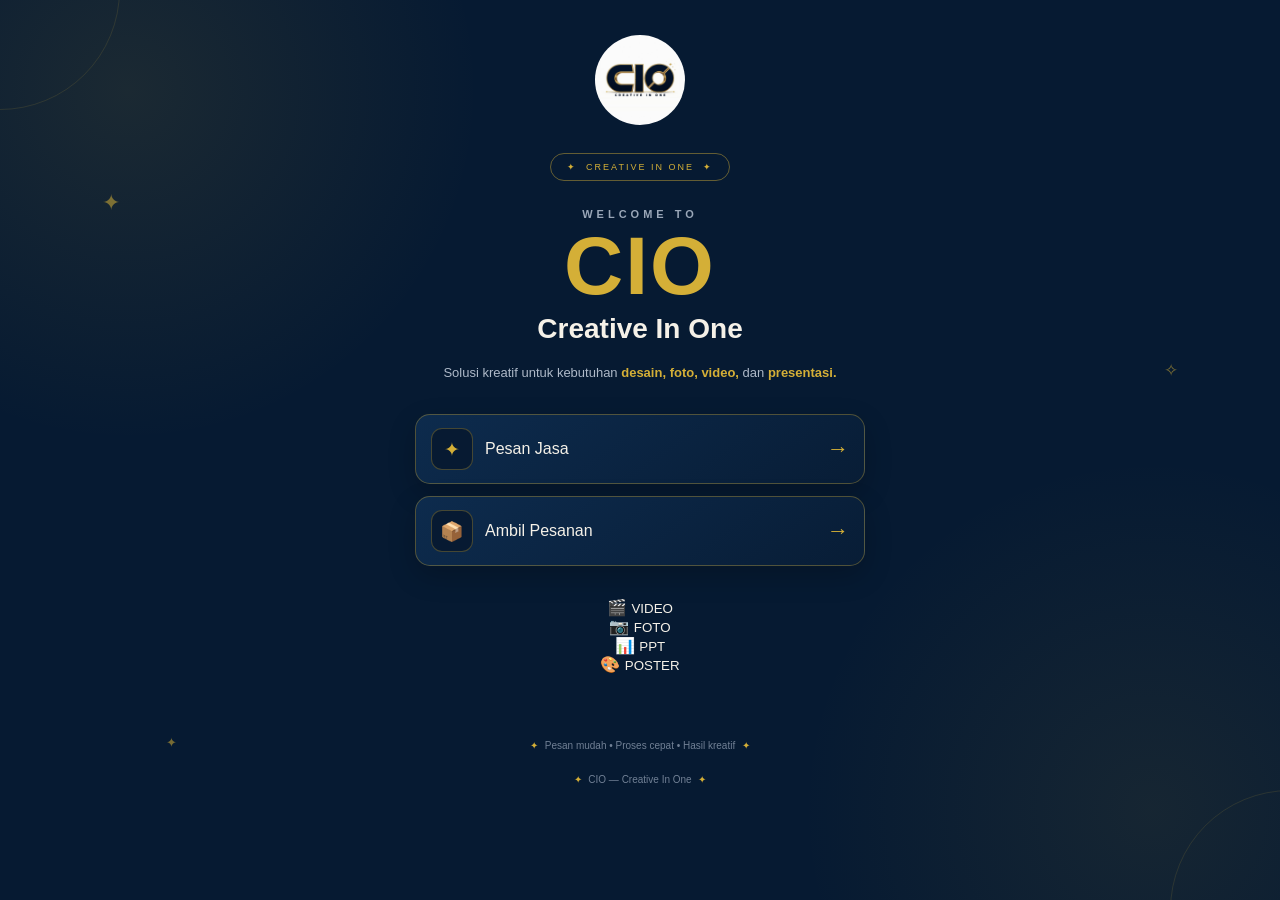
<file: index.html>
<!DOCTYPE html>
<html lang="id">

<head>
    <meta charset="UTF-8">

    <meta
        name="viewport"
        content="width=device-width, initial-scale=1.0"
    >

    <meta
        name="description"
        content="CIO Creative In One — layanan kreatif untuk video, foto, PPT, dan poster."
    >

    <title>CIO — Creative In One</title>

    <link
        rel="stylesheet"
        href="style.css"
    >
</head>

<body>

<div class="page home-page">

    <!-- ORNAMEN -->
    <div class="home-orb home-orb-one"></div>
    <div class="home-orb home-orb-two"></div>

    <div class="home-star home-star-one">✦</div>
    <div class="home-star home-star-two">✧</div>
    <div class="home-star home-star-three">✦</div>


    <!-- HEADER -->
    <header class="header">

        <img
            src="logo-cio.png.jpeg"
            alt="CIO Creative In One"
            class="logo"
        >

    </header>


    <!-- HOME -->
    <main class="home-container">

        <div class="home-badge">
            <span>✦</span>
            CREATIVE IN ONE
            <span>✦</span>
        </div>


        <section class="welcome">

            <p class="welcome-small">
                WELCOME TO
            </p>

            <h1>
                <span>CIO</span>
            </h1>

            <h2>
                Creative In One
            </h2>

            <p class="welcome-description">
                Solusi kreatif untuk kebutuhan
                <strong>desain, foto, video,</strong>
                dan <strong>presentasi.</strong>
            </p>

        </section>


        <!-- BUTTON -->
        <section class="home-buttons">

            <a
                href="pesan.html"
                class="main-button"
            >

                <span class="button-icon">
                    ✦
                </span>

                <span class="button-text">
                    Pesan Jasa
                </span>

                <span class="button-arrow">
                    →
                </span>

            </a>


            <a
                href="ambil.html"
                class="main-button"
            >

                <span class="button-icon">
                    📦
                </span>

                <span class="button-text">
                    Ambil Pesanan
                </span>

                <span class="button-arrow">
                    →
                </span>

            </a>

        </section>


        <!-- LAYANAN -->
        <section class="home-services">

            <div class="service-mini">
                <span>🎬</span>
                <small>VIDEO</small>
            </div>

            <div class="service-mini">
                <span>📷</span>
                <small>FOTO</small>
            </div>

            <div class="service-mini">
                <span>📊</span>
                <small>PPT</small>
            </div>

            <div class="service-mini">
                <span>🎨</span>
                <small>POSTER</small>
            </div>

        </section>

    </main>


    <!-- FOOTER -->
    <footer>

        <span>✦</span>

        Pesan mudah • Proses cepat • Hasil kreatif

        <span>✦</span>

        <br><br>

        <span>✦</span>

        CIO — Creative In One

        <span>✦</span>

    </footer>

</div>

</body>
</html>
</file>
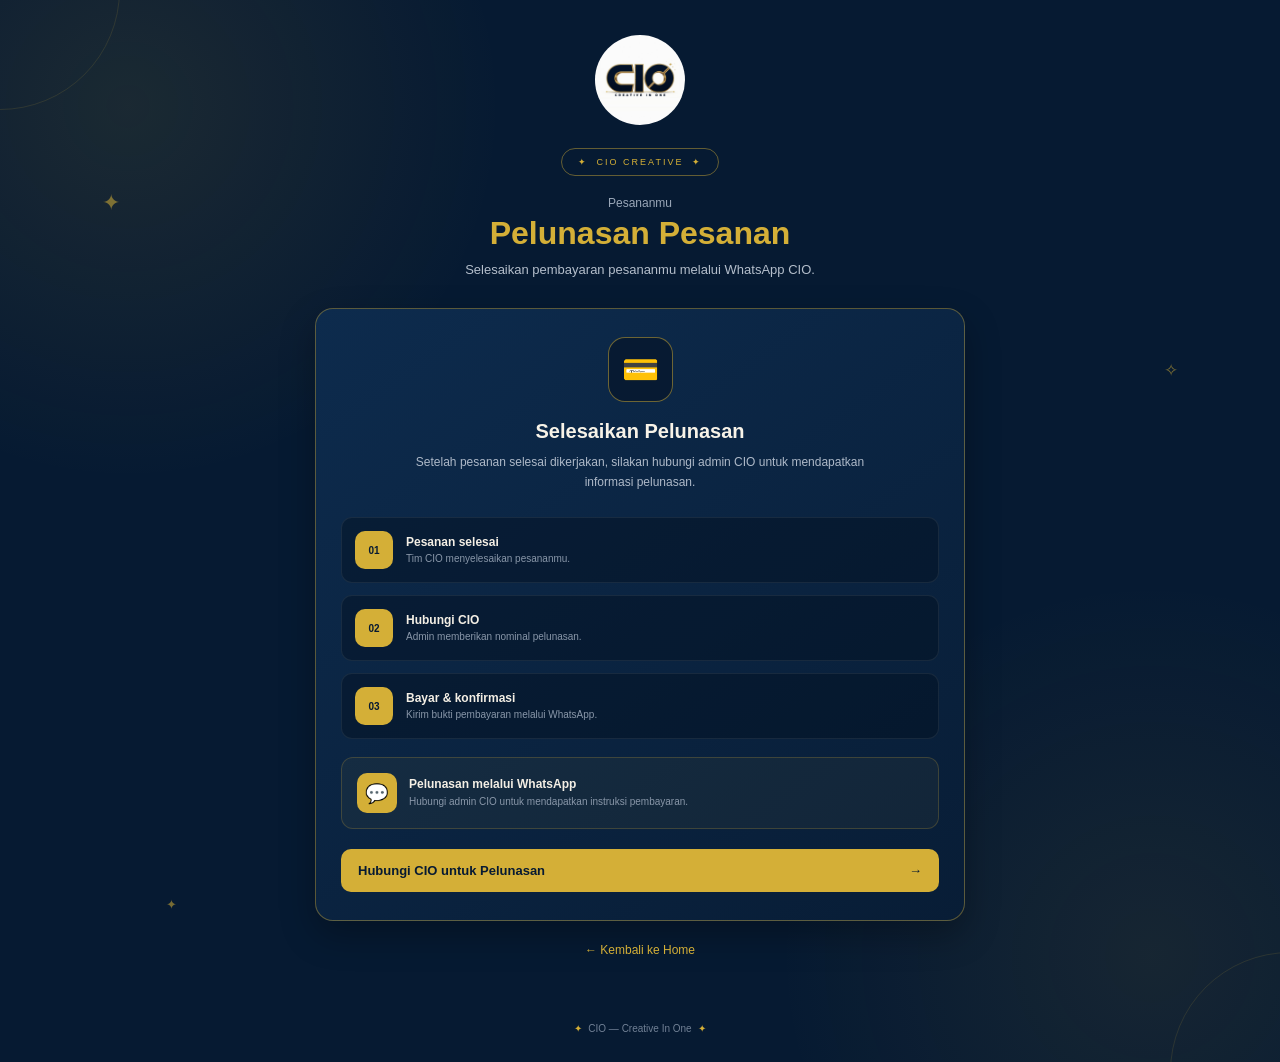
<file: ambil.html>
<!DOCTYPE html>
<html lang="id">

<head>

    <meta charset="UTF-8">

    <meta
        name="viewport"
        content="width=device-width, initial-scale=1.0"
    >

    <title>Pelunasan Pesanan — CIO Creative</title>

    <link
        rel="stylesheet"
        href="style.css"
    >

</head>


<body>

    <div class="page pickup-page">


        <!-- ORNAMEN -->

        <div class="pickup-orb pickup-orb-one"></div>

        <div class="pickup-orb pickup-orb-two"></div>

        <div class="pickup-star pickup-star-one">
            ✦
        </div>

        <div class="pickup-star pickup-star-two">
            ✧
        </div>

        <div class="pickup-star pickup-star-three">
            ✦
        </div>


        <!-- HEADER -->

        <header class="header">

            <img
                src="logo-cio.png.jpeg"
                alt="CIO Creative In One"
                class="logo"
            >

        </header>


        <!-- CONTENT -->

        <main class="pickup-container">


            <div class="pickup-badge">

                <span>✦</span>

                CIO CREATIVE

                <span>✦</span>

            </div>


            <div class="pickup-title">

                <p>
                    Pesananmu
                </p>

                <h1>
                    Pelunasan Pesanan
                </h1>

                <span>
                    Selesaikan pembayaran pesananmu
                    melalui WhatsApp CIO.
                </span>

            </div>


            <!-- CARD -->

            <div class="pickup-card">


                <div class="pickup-icon">
                    💳
                </div>


                <h2>
                    Selesaikan Pelunasan
                </h2>


                <p>
                    Setelah pesanan selesai dikerjakan,
                    silakan hubungi admin CIO untuk
                    mendapatkan informasi pelunasan.
                </p>


                <!-- STEPS -->

                <div class="pickup-steps">


                    <div class="pickup-step">

                        <div class="step-number">
                            01
                        </div>

                        <div>

                            <strong>
                                Pesanan selesai
                            </strong>

                            <span>
                                Tim CIO menyelesaikan pesananmu.
                            </span>

                        </div>

                    </div>


                    <div class="pickup-step">

                        <div class="step-number">
                            02
                        </div>

                        <div>

                            <strong>
                                Hubungi CIO
                            </strong>

                            <span>
                                Admin memberikan nominal pelunasan.
                            </span>

                        </div>

                    </div>


                    <div class="pickup-step">

                        <div class="step-number">
                            03
                        </div>

                        <div>

                            <strong>
                                Bayar & konfirmasi
                            </strong>

                            <span>
                                Kirim bukti pembayaran melalui WhatsApp.
                            </span>

                        </div>

                    </div>


                </div>


                <!-- WHATSAPP -->

                <div class="pickup-wa">


                    <div class="pickup-wa-icon">
                        💬
                    </div>


                    <div>

                        <strong>
                            Pelunasan melalui WhatsApp
                        </strong>

                        <span>
                            Hubungi admin CIO untuk
                            mendapatkan instruksi pembayaran.
                        </span>

                    </div>


                </div>


                <!-- BUTTON -->

                <a
                    href="https://wa.me/6285645045260?text=Halo%20CIO!%20Saya%20ingin%20melakukan%20pelunasan%20pesanan."
                    class="pickup-button"
                    target="_blank"
                >

                    <span>
                        Hubungi CIO untuk Pelunasan
                    </span>

                    <span>
                        →
                    </span>

                </a>


            </div>


            <!-- BACK -->

            <a
                href="index.html"
                class="pickup-back"
            >

                ← Kembali ke Home

            </a>


        </main>


        <!-- FOOTER -->

        <footer>

            <span>✦</span>

            CIO — Creative In One

            <span>✦</span>

        </footer>


    </div>

</body>

</html>
</file>
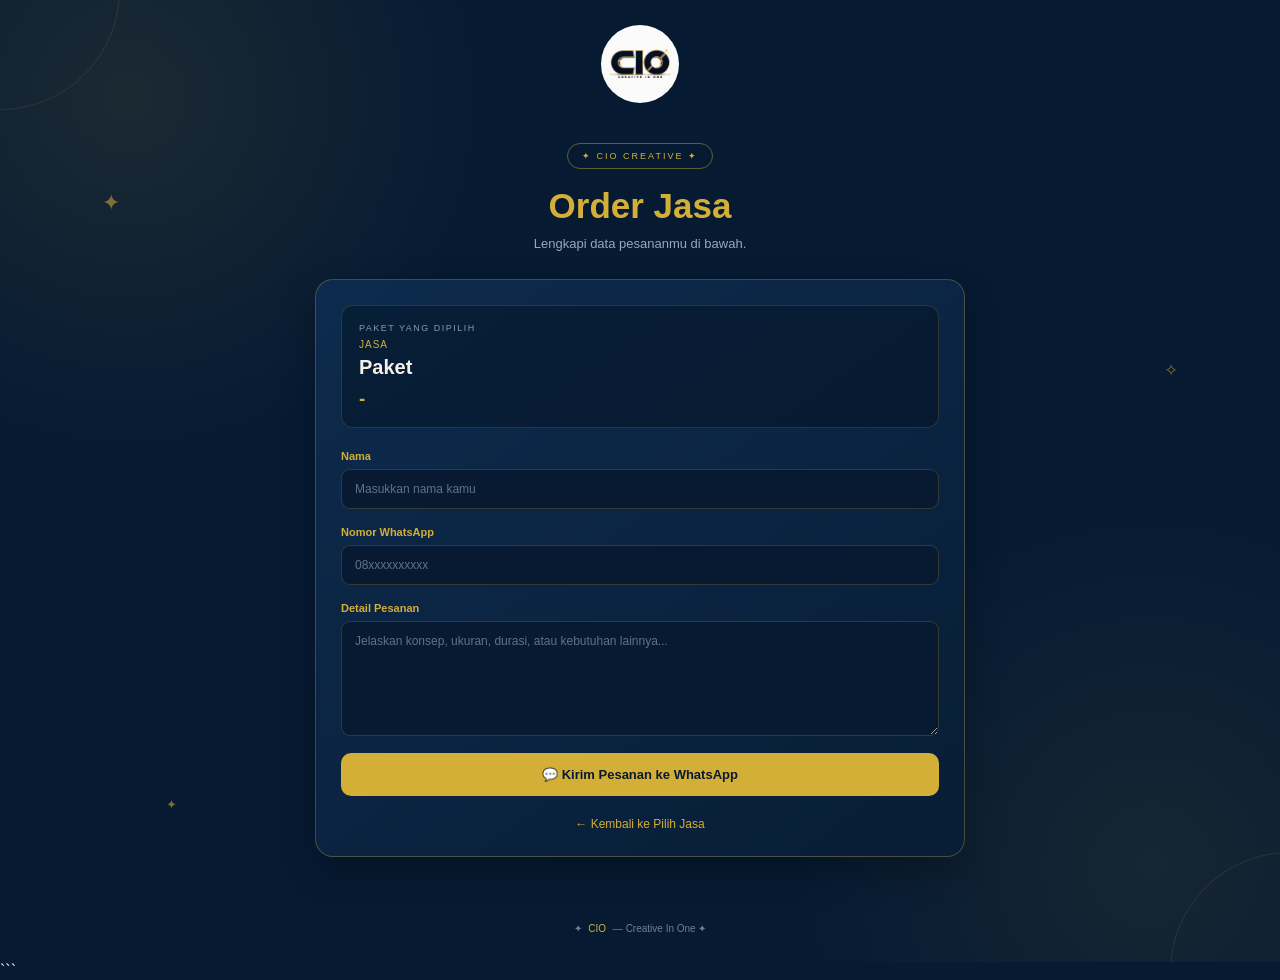
<file: order-form.html>
<!DOCTYPE html>
<html lang="id">
<head>
    <meta charset="UTF-8">
    <meta name="viewport" content="width=device-width, initial-scale=1.0">

    <title>Order — CIO Creative In One</title>

    <style>
        * {
            box-sizing: border-box;
            margin: 0;
            padding: 0;
        }

        html {
            scroll-behavior: smooth;
            overflow-x: hidden;
        }

        body {
            width: 100%;
            min-height: 100vh;
            font-family: Arial, Helvetica, sans-serif;
            background: #061a32;
            color: #f5f1e8;
            overflow-x: hidden;
        }

        .page {
            position: relative;
            width: 100%;
            min-height: 100vh;
            overflow: hidden;

            background:
                radial-gradient(
                    circle at 10% 10%,
                    rgba(212, 175, 55, .10),
                    transparent 25%
                ),
                radial-gradient(
                    circle at 90% 90%,
                    rgba(212, 175, 55, .08),
                    transparent 25%
                ),
                #061a32;
        }

        /* ORNAMEN */

        .orb {
            position: absolute;
            width: 240px;
            height: 240px;
            border: 1px solid rgba(212, 175, 55, .13);
            border-radius: 50%;
            pointer-events: none;
        }

        .orb-one {
            top: -130px;
            left: -120px;
        }

        .orb-two {
            right: -130px;
            bottom: -130px;
        }

        .star {
            position: absolute;
            color: #d4af37;
            opacity: .55;
            pointer-events: none;
        }

        .star-one {
            top: 190px;
            left: 8%;
            font-size: 22px;
        }

        .star-two {
            top: 360px;
            right: 8%;
            font-size: 17px;
        }

        .star-three {
            bottom: 150px;
            left: 13%;
            font-size: 13px;
        }

        /* HEADER */

        .header {
            position: relative;
            z-index: 5;

            display: flex;
            justify-content: center;
            align-items: center;

            padding: 25px 20px 5px;
        }

        .logo {
            display: block;
            width: 78px;
            height: 78px;
            object-fit: contain;
            border-radius: 50%;
        }

        /* CONTAINER */

        .order-container {
            position: relative;
            z-index: 3;

            width: min(92%, 650px);
            margin: 0 auto;
            padding: 15px 0 45px;
        }

        /* TITLE */

        .order-title {
            margin: 20px auto 25px;
            text-align: center;
        }

        .badge {
            display: inline-flex;
            align-items: center;
            justify-content: center;

            padding: 7px 14px;

            border: 1px solid rgba(212, 175, 55, .45);
            border-radius: 50px;

            color: #d4af37;
            font-size: 9px;
            letter-spacing: 2px;
            white-space: nowrap;
        }

        .order-title h1 {
            margin-top: 17px;
            color: #d4af37;
            font-size: clamp(28px, 6vw, 35px);
            line-height: 1.15;
        }

        .order-title p {
            margin-top: 8px;
            color: #9aa7b8;
            font-size: 13px;
            line-height: 1.5;
        }

        /* CARD */

        .order-card {
            width: 100%;
            padding: 25px;

            border: 1px solid rgba(212, 175, 55, .30);
            border-radius: 18px;

            background:
                linear-gradient(
                    145deg,
                    #0d2b4d,
                    #081d36
                );

            box-shadow:
                0 15px 35px rgba(0, 0, 0, .25);
        }

        /* PAKET */

        .selected-package {
            margin-bottom: 22px;
            padding: 17px;

            border: 1px solid rgba(212, 175, 55, .18);
            border-radius: 12px;

            background: rgba(4, 17, 33, .45);
        }

        .selected-package-label {
            display: block;
            margin-bottom: 6px;

            color: #8997a9;
            font-size: 9px;
            letter-spacing: 1.5px;
        }

        .selected-package-service {
            color: #d4af37;
            font-size: 10px;
            text-transform: uppercase;
            letter-spacing: 1px;
        }

        .selected-package h2 {
            margin-top: 5px;

            color: #f5f1e8;
            font-size: 20px;
            line-height: 1.25;

            overflow-wrap: anywhere;
        }

        .selected-package-price {
            display: block;
            margin-top: 8px;

            color: #d4af37;
            font-size: 19px;
            font-weight: 700;
        }

        /* FORM */

        .form-group {
            margin-bottom: 17px;
        }

        .form-group label {
            display: block;
            margin-bottom: 7px;

            color: #d4af37;
            font-size: 11px;
            font-weight: 700;
        }

        .form-group input,
        .form-group textarea {
            display: block;

            width: 100%;
            max-width: 100%;

            padding: 12px 13px;

            border: 1px solid rgba(212, 175, 55, .22);
            border-radius: 9px;

            outline: none;

            background: #071a32;
            color: #f5f1e8;

            font-family: inherit;
            font-size: 12px;
        }

        .form-group input::placeholder,
        .form-group textarea::placeholder {
            color: #627186;
        }

        .form-group input:focus,
        .form-group textarea:focus {
            border-color: #d4af37;
        }

        .form-group textarea {
            min-height: 115px;
            resize: vertical;
        }

        /* BUTTON */

        .whatsapp-button {
            display: flex;
            align-items: center;
            justify-content: center;

            width: 100%;
            margin-top: 10px;
            padding: 14px;

            border: none;
            border-radius: 10px;

            background: #d4af37;
            color: #071a32;

            font-size: 13px;
            font-weight: 700;

            cursor: pointer;
            transition: .25s ease;
        }

        .whatsapp-button:hover {
            background: #e4c65a;
            transform: translateY(-2px);
        }

        /* BACK */

        .back-button {
            display: block;

            width: fit-content;
            max-width: 100%;

            margin: 21px auto 0;

            color: #d4af37;
            font-size: 12px;
            text-decoration: none;

            overflow-wrap: anywhere;
        }

        /* FOOTER */

        footer {
            position: relative;
            z-index: 5;

            padding: 18px 15px 25px;

            color: #718095;
            font-size: 10px;

            text-align: center;
            line-height: 1.7;
        }

        footer span {
            margin: 0 4px;
            color: #d4af37;
        }

        /* MOBILE */

        @media (max-width: 600px) {

            .header {
                padding-top: 18px;
            }

            .logo {
                width: 68px;
                height: 68px;
            }

            .order-container {
                width: 90%;
                padding-top: 8px;
            }

            .order-title {
                margin-top: 18px;
            }

            .order-title h1 {
                font-size: 27px;
            }

            .order-title p {
                font-size: 12px;
            }

            .order-card {
                padding: 20px 15px;
                border-radius: 15px;
            }

            .selected-package {
                padding: 14px;
            }

            .selected-package h2 {
                font-size: 18px;
            }

            .selected-package-price {
                font-size: 17px;
            }

            .form-group input,
            .form-group textarea {
                font-size: 12px;
            }

            .whatsapp-button {
                padding: 14px 10px;
                font-size: 12px;
            }
        }

        /* HP KECIL */

        @media (max-width: 380px) {

            .order-container {
                width: 92%;
            }

            .order-title h1 {
                font-size: 25px;
            }

            .order-card {
                padding: 17px 13px;
            }

            .selected-package h2 {
                font-size: 17px;
            }
        }

        @media (hover: none) {

            .whatsapp-button:hover {
                transform: none;
            }
        }
    </style>
</head>

<body>

<div class="page">

    <!-- ORNAMEN -->

    <div class="orb orb-one"></div>
    <div class="orb orb-two"></div>

    <div class="star star-one">✦</div>
    <div class="star star-two">✧</div>
    <div class="star star-three">✦</div>


    <!-- HEADER -->

    <header class="header">

        <a href="index.html">
            <img
                src="logo-cio.png.jpeg"
                alt="CIO Creative In One"
                class="logo"
            >
        </a>

    </header>


    <!-- ORDER -->

    <main class="order-container">

        <div class="order-title">

            <div class="badge">
                ✦ CIO CREATIVE ✦
            </div>

            <h1>Order Jasa</h1>

            <p>
                Lengkapi data pesananmu di bawah.
            </p>

        </div>


        <section class="order-card">

            <!-- PAKET YANG DIPILIH -->

            <div class="selected-package">

                <span class="selected-package-label">
                    PAKET YANG DIPILIH
                </span>

                <div
                    class="selected-package-service"
                    id="serviceName"
                >
                    JASA
                </div>

                <h2 id="packageName">
                    Memuat paket...
                </h2>

                <strong
                    class="selected-package-price"
                    id="packagePrice"
                >
                    -
                </strong>

            </div>


            <!-- FORM -->

            <form id="orderForm">

                <div class="form-group">

                    <label for="nama">
                        Nama
                    </label>

                    <input
                        type="text"
                        id="nama"
                        placeholder="Masukkan nama kamu"
                        required
                    >

                </div>


                <div class="form-group">

                    <label for="whatsapp">
                        Nomor WhatsApp
                    </label>

                    <input
                        type="tel"
                        id="whatsapp"
                        placeholder="08xxxxxxxxxx"
                        required
                    >

                </div>


                <div class="form-group">

                    <label for="catatan">
                        Detail Pesanan
                    </label>

                    <textarea
                        id="catatan"
                        placeholder="Jelaskan konsep, ukuran, durasi, atau kebutuhan lainnya..."
                        required
                    ></textarea>

                </div>


                <button
                    type="submit"
                    class="whatsapp-button"
                >
                    💬 Kirim Pesanan ke WhatsApp
                </button>

            </form>


            <a
                href="pesan.html"
                class="back-button"
            >
                ← Kembali ke Pilih Jasa
            </a>

        </section>

    </main>


    <!-- FOOTER -->

    <footer>
        ✦ <span>CIO</span> — Creative In One ✦
    </footer>

</div>


<script>

    /* =========================================
       BACA DATA DARI LINK
    ========================================= */

    const params = new URLSearchParams(
        window.location.search
    );

    const jasa =
        params.get("jasa") || "Jasa";

    const paket =
        params.get("paket") || "Paket";

    const harga =
        params.get("harga") || "-";


    /* =========================================
       TAMPILKAN DATA PAKET
    ========================================= */

    document.getElementById("serviceName")
        .textContent = jasa;

    document.getElementById("packageName")
        .textContent = paket;

    document.getElementById("packagePrice")
        .textContent = harga;


    /* =========================================
       FORM → WHATSAPP CEO
    ========================================= */

    document.getElementById("orderForm")
        .addEventListener("submit", function(event) {

            event.preventDefault();


            const nama =
                document.getElementById("nama")
                    .value
                    .trim();


            const whatsapp =
                document.getElementById("whatsapp")
                    .value
                    .trim();


            const catatan =
                document.getElementById("catatan")
                    .value
                    .trim();


            /* =====================================
               NOMOR WHATSAPP CEO CIO
               +62 856-4504-5260
               ===================================== */

            const nomorCIO = "6285645045260";


            /* =====================================
               PESAN OTOMATIS
               ===================================== */

            const pesan =
`Halo CIO Creative In One 👋

Saya ingin memesan jasa:

Jasa: ${jasa}
Paket: ${paket}
Harga: ${harga}

Nama: ${nama}
Nomor WhatsApp: ${whatsapp}

Detail Pesanan:
${catatan}

Terima kasih 🙏`;


            /* =====================================
               LINK WHATSAPP
               ===================================== */

            const whatsappURL =
                "https://wa.me/" +
                nomorCIO +
                "?text=" +
                encodeURIComponent(pesan);


            /* =====================================
               LANGSUNG BUKA WHATSAPP
               ===================================== */

            window.location.href = whatsappURL;

        });

</script>

</body>
</html>
```
</file>
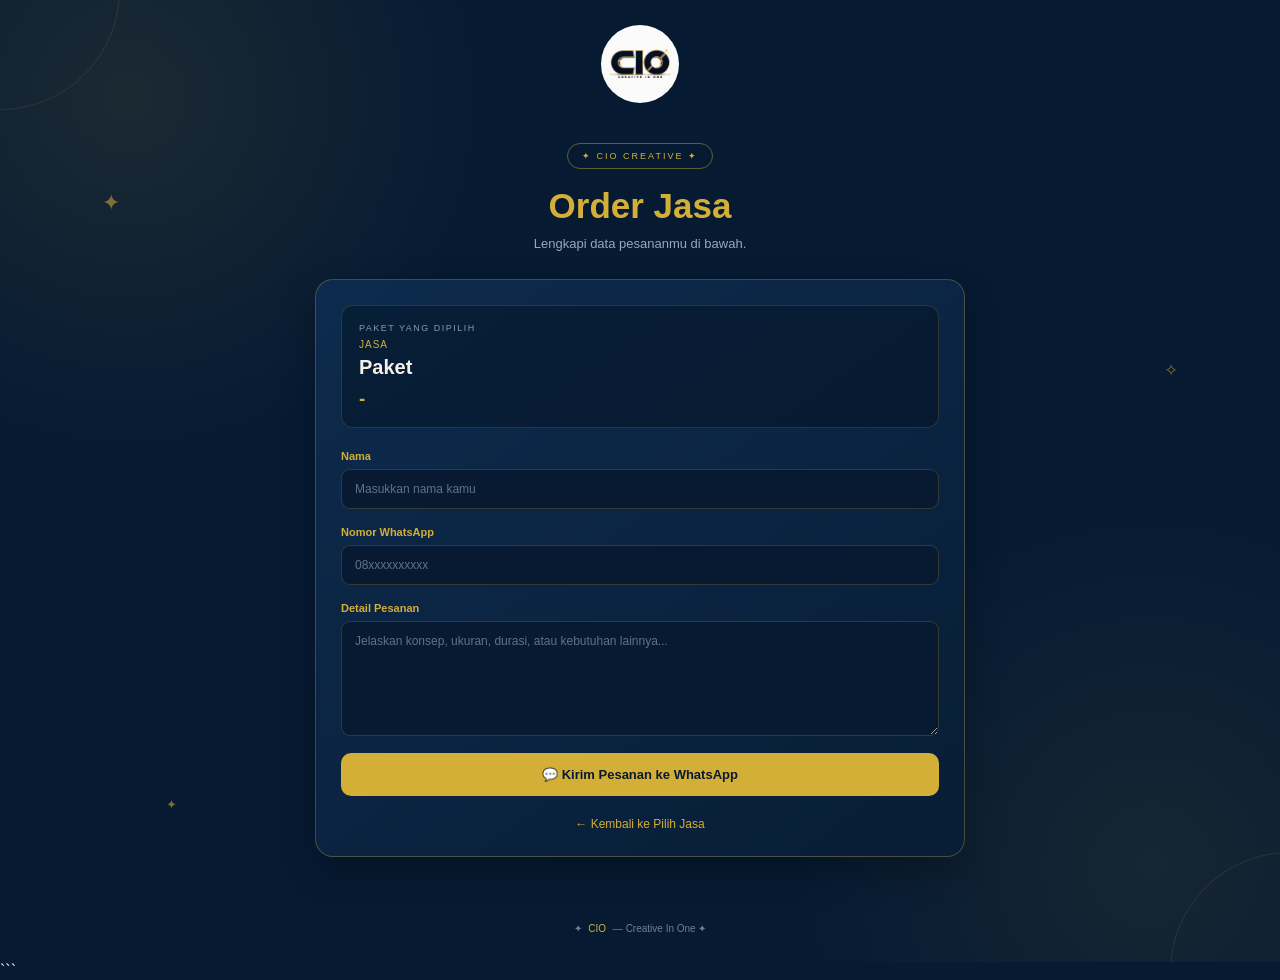
<file: order.html>
<!DOCTYPE html>
<html lang="id">
<head>
<meta charset="UTF-8">
<meta name="viewport" content="width=device-width, initial-scale=1.0">

<title>Order — CIO Creative In One</title>

<style>
*{
    box-sizing:border-box;
    margin:0;
    padding:0;
}

html{
    scroll-behavior:smooth;
    overflow-x:hidden;
}

body{
    width:100%;
    min-height:100vh;
    font-family:Arial,Helvetica,sans-serif;
    background:#061a32;
    color:#f5f1e8;
    overflow-x:hidden;
}

.page{
    position:relative;
    min-height:100vh;
    width:100%;
    overflow:hidden;

    background:
        radial-gradient(
            circle at 10% 10%,
            rgba(212,175,55,.10),
            transparent 25%
        ),
        radial-gradient(
            circle at 90% 90%,
            rgba(212,175,55,.08),
            transparent 25%
        ),
        #061a32;
}

/* ORNAMEN */

.orb{
    position:absolute;
    width:240px;
    height:240px;
    border:1px solid rgba(212,175,55,.13);
    border-radius:50%;
    pointer-events:none;
}

.orb-one{
    top:-130px;
    left:-120px;
}

.orb-two{
    right:-130px;
    bottom:-130px;
}

.star{
    position:absolute;
    color:#d4af37;
    opacity:.55;
    pointer-events:none;
}

.star-one{
    top:190px;
    left:8%;
    font-size:22px;
}

.star-two{
    top:360px;
    right:8%;
    font-size:17px;
}

.star-three{
    bottom:150px;
    left:13%;
    font-size:13px;
}

/* HEADER */

.header{
    position:relative;
    z-index:5;

    display:flex;
    justify-content:center;
    align-items:center;

    padding:25px 20px 5px;
}

.logo{
    display:block;
    width:78px;
    height:78px;
    object-fit:contain;
    border-radius:50%;
}

/* CONTAINER */

.order-container{
    position:relative;
    z-index:3;

    width:min(92%,650px);
    margin:0 auto;

    padding:15px 0 45px;
}

/* TITLE */

.order-title{
    margin:20px auto 25px;
    text-align:center;
}

.badge{
    display:inline-flex;
    align-items:center;
    justify-content:center;

    padding:7px 14px;

    border:1px solid rgba(212,175,55,.45);
    border-radius:50px;

    color:#d4af37;

    font-size:9px;
    letter-spacing:2px;
    white-space:nowrap;
}

.order-title h1{
    margin-top:17px;

    color:#d4af37;

    font-size:clamp(28px,6vw,35px);
    line-height:1.15;
}

.order-title p{
    margin-top:8px;

    color:#9aa7b8;

    font-size:13px;
    line-height:1.5;
}

/* CARD */

.order-card{
    width:100%;

    padding:25px;

    border:1px solid rgba(212,175,55,.30);
    border-radius:18px;

    background:
        linear-gradient(
            145deg,
            #0d2b4d,
            #081d36
        );

    box-shadow:
        0 15px 35px rgba(0,0,0,.25);
}

/* PACKAGE */

.selected-package{
    margin-bottom:22px;
    padding:17px;

    border:1px solid rgba(212,175,55,.18);
    border-radius:12px;

    background:rgba(4,17,33,.45);
}

.selected-package-label{
    display:block;
    margin-bottom:6px;

    color:#8997a9;

    font-size:9px;
    letter-spacing:1.5px;
}

.selected-package-service{
    color:#d4af37;

    font-size:10px;
    text-transform:uppercase;
    letter-spacing:1px;
}

.selected-package h2{
    margin-top:5px;

    color:#f5f1e8;

    font-size:20px;
    line-height:1.25;

    overflow-wrap:anywhere;
}

.selected-package-price{
    display:block;

    margin-top:8px;

    color:#d4af37;

    font-size:19px;
    font-weight:700;
}

/* FORM */

.form-group{
    margin-bottom:17px;
}

.form-group label{
    display:block;

    margin-bottom:7px;

    color:#d4af37;

    font-size:11px;
    font-weight:700;
}

.form-group input,
.form-group textarea{
    display:block;

    width:100%;
    max-width:100%;

    padding:12px 13px;

    border:1px solid rgba(212,175,55,.22);
    border-radius:9px;

    outline:none;

    background:#071a32;
    color:#f5f1e8;

    font-family:inherit;
    font-size:12px;
}

.form-group input::placeholder,
.form-group textarea::placeholder{
    color:#627186;
}

.form-group input:focus,
.form-group textarea:focus{
    border-color:#d4af37;
}

.form-group textarea{
    min-height:115px;
    resize:vertical;
}

/* BUTTON */

.whatsapp-button{
    display:flex;
    align-items:center;
    justify-content:center;

    width:100%;

    margin-top:10px;
    padding:14px;

    border:none;
    border-radius:10px;

    background:#d4af37;
    color:#071a32;

    font-size:13px;
    font-weight:700;

    cursor:pointer;

    transition:.25s ease;
}

.whatsapp-button:hover{
    background:#e4c65a;
    transform:translateY(-2px);
}

/* BACK */

.back-button{
    display:block;

    width:fit-content;
    max-width:100%;

    margin:21px auto 0;

    color:#d4af37;

    font-size:12px;
    text-decoration:none;

    overflow-wrap:anywhere;
}

/* FOOTER */

footer{
    position:relative;
    z-index:5;

    padding:18px 15px 25px;

    color:#718095;

    font-size:10px;
    text-align:center;
    line-height:1.7;
}

footer span{
    margin:0 4px;
    color:#d4af37;
}

/* MOBILE */

@media(max-width:600px){

    .header{
        padding-top:18px;
    }

    .logo{
        width:68px;
        height:68px;
    }

    .order-container{
        width:90%;
        padding-top:8px;
    }

    .order-title{
        margin-top:18px;
    }

    .order-title h1{
        font-size:27px;
    }

    .order-title p{
        font-size:12px;
    }

    .order-card{
        padding:20px 15px;
        border-radius:15px;
    }

    .selected-package{
        padding:14px;
    }

    .selected-package h2{
        font-size:18px;
    }

    .selected-package-price{
        font-size:17px;
    }

    .form-group input,
    .form-group textarea{
        font-size:12px;
    }

    .whatsapp-button{
        padding:14px 10px;
        font-size:12px;
    }
}

/* HP KECIL */

@media(max-width:380px){

    .order-container{
        width:92%;
    }

    .order-title h1{
        font-size:25px;
    }

    .order-card{
        padding:17px 13px;
    }

    .selected-package h2{
        font-size:17px;
    }
}
</style>
</head>

<body>

<div class="page">

    <!-- ORNAMEN -->
    <div class="orb orb-one"></div>
    <div class="orb orb-two"></div>

    <div class="star star-one">✦</div>
    <div class="star star-two">✧</div>
    <div class="star star-three">✦</div>


    <!-- HEADER -->
    <header class="header">

        <a href="index.html">

            <img
                src="logo-cio.png.jpeg"
                alt="CIO Creative In One"
                class="logo"
            >

        </a>

    </header>


    <!-- ORDER -->
    <main class="order-container">

        <div class="order-title">

            <div class="badge">
                ✦ CIO CREATIVE ✦
            </div>

            <h1>Order Jasa</h1>

            <p>
                Lengkapi data pesananmu di bawah.
            </p>

        </div>


        <section class="order-card">

            <!-- PAKET YANG DIPILIH -->

            <div class="selected-package">

                <span class="selected-package-label">
                    PAKET YANG DIPILIH
                </span>

                <div
                    class="selected-package-service"
                    id="serviceName"
                >
                    JASA
                </div>

                <h2 id="packageName">
                    Memuat paket...
                </h2>

                <strong
                    class="selected-package-price"
                    id="packagePrice"
                >
                    -
                </strong>

            </div>


            <!-- FORM -->

            <form id="orderForm">

                <div class="form-group">

                    <label for="nama">
                        Nama
                    </label>

                    <input
                        type="text"
                        id="nama"
                        placeholder="Masukkan nama kamu"
                        required
                    >

                </div>


                <div class="form-group">

                    <label for="whatsapp">
                        Nomor WhatsApp
                    </label>

                    <input
                        type="tel"
                        id="whatsapp"
                        placeholder="08xxxxxxxxxx"
                        required
                    >

                </div>


                <div class="form-group">

                    <label for="catatan">
                        Detail Pesanan
                    </label>

                    <textarea
                        id="catatan"
                        placeholder="Jelaskan konsep, ukuran, durasi, atau kebutuhan lainnya..."
                        required
                    ></textarea>

                </div>


                <button
                    type="submit"
                    class="whatsapp-button"
                >
                    💬 Kirim Pesanan ke WhatsApp
                </button>

            </form>


            <a
                href="pesan.html"
                class="back-button"
            >
                ← Kembali ke Pilih Jasa
            </a>

        </section>

    </main>


    <!-- FOOTER -->

    <footer>
        ✦ <span>CIO</span> — Creative In One ✦
    </footer>

</div>


<script>

/* =========================================
   AMBIL DATA PAKET DARI URL
========================================= */

const params = new URLSearchParams(
    window.location.search
);

const jasa =
    params.get("jasa") || "Jasa";

const paket =
    params.get("paket") || "Paket";

const harga =
    params.get("harga") || "-";


/* =========================================
   TAMPILKAN DATA
========================================= */

document.getElementById("serviceName").textContent = jasa;

document.getElementById("packageName").textContent = paket;

document.getElementById("packagePrice").textContent = harga;


/* =========================================
   NOMOR WHATSAPP CEO CIO
========================================= */

const nomorCIO = "6285645045260";


/* =========================================
   FORM → WHATSAPP CEO
========================================= */

document
.getElementById("orderForm")
.addEventListener("submit", function(event){

    event.preventDefault();


    const nama =
        document
        .getElementById("nama")
        .value
        .trim();


    const whatsapp =
        document
        .getElementById("whatsapp")
        .value
        .trim();


    const catatan =
        document
        .getElementById("catatan")
        .value
        .trim();


    const pesan =
`Halo CIO Creative In One 👋

Saya ingin memesan jasa:

Jasa: ${jasa}
Paket: ${paket}
Harga: ${harga}

Nama: ${nama}
Nomor WhatsApp: ${whatsapp}

Detail Pesanan:
${catatan}

Mohon informasi selanjutnya. Terima kasih 🙏`;


    const whatsappURL =
        "https://wa.me/" +
        nomorCIO +
        "?text=" +
        encodeURIComponent(pesan);


    window.location.href = whatsappURL;

});

</script>

</body>
</html>
```
</file>
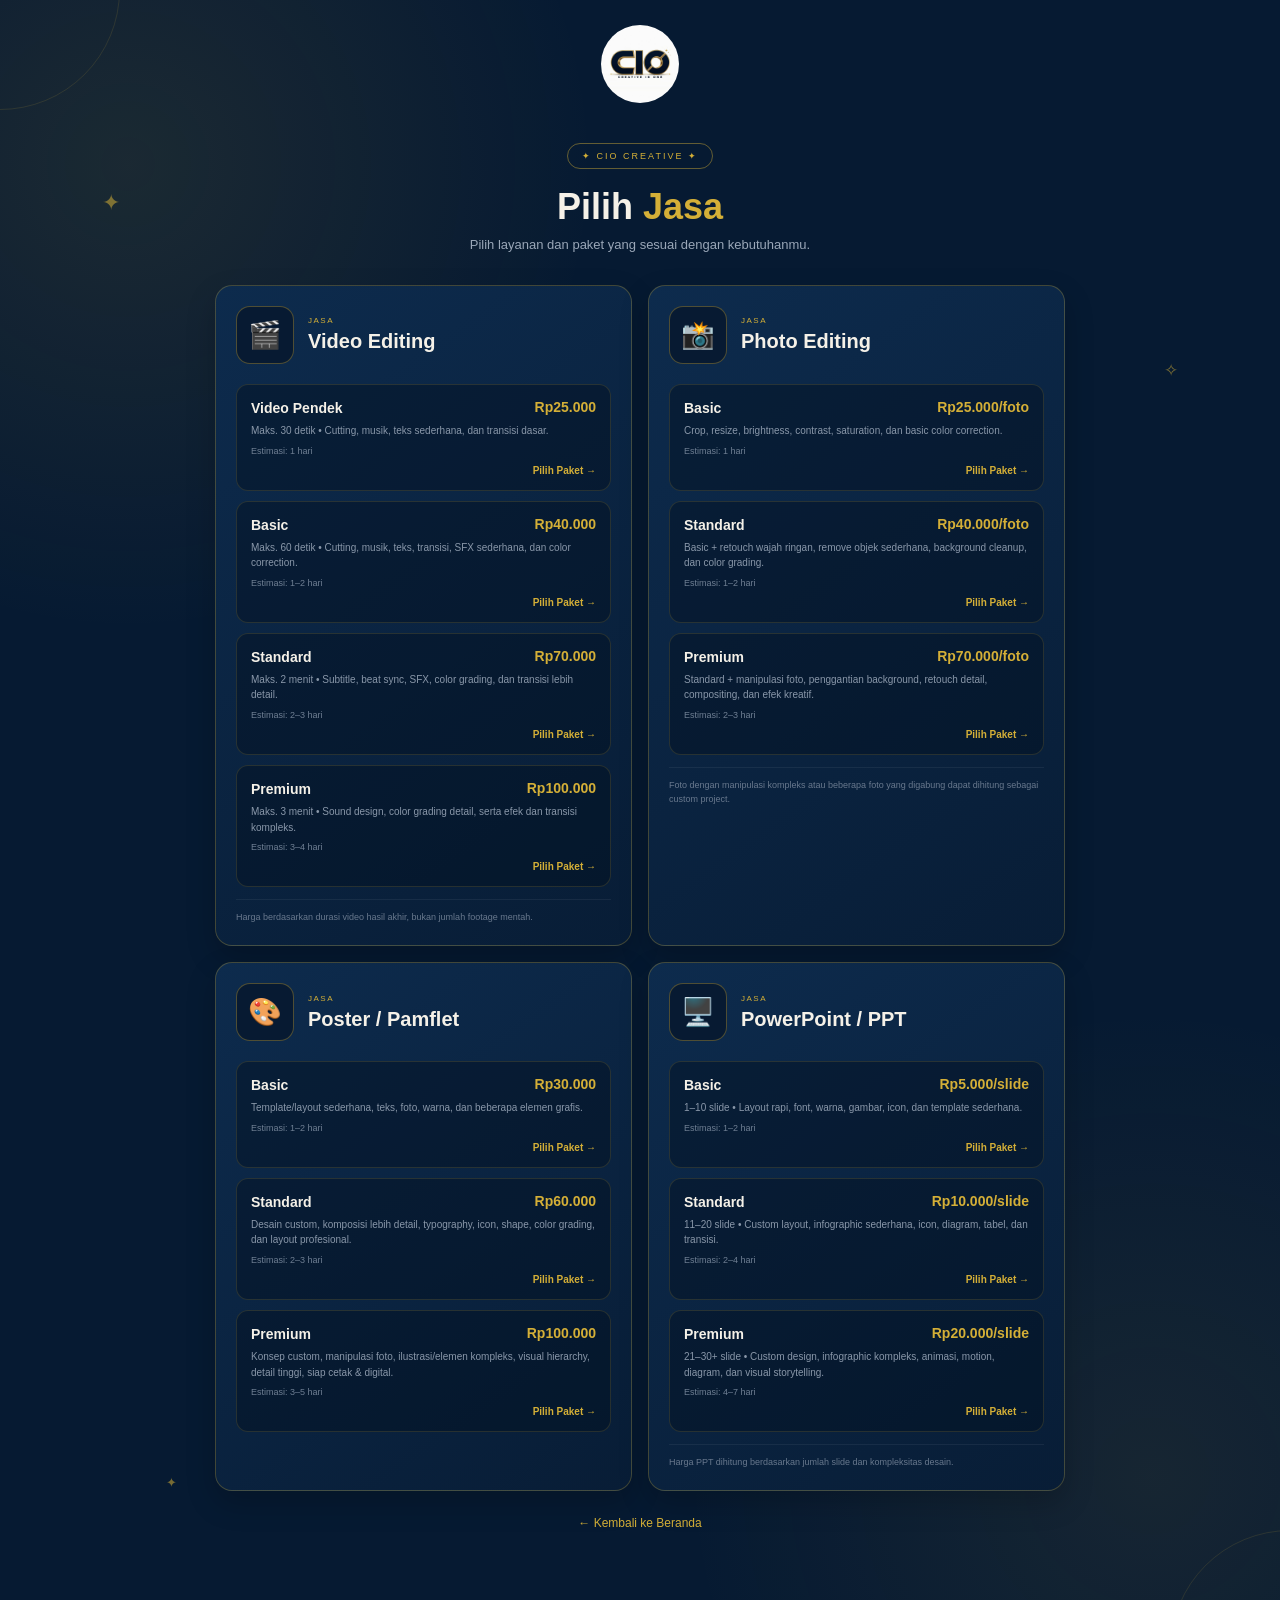
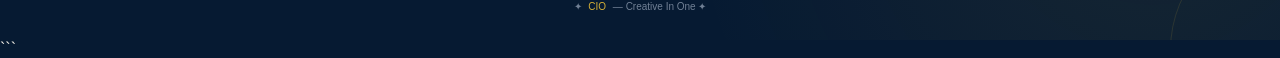
<file: pesan.html>
<!DOCTYPE html>
<html lang="id">
<head>
    <meta charset="UTF-8">
    <meta name="viewport" content="width=device-width, initial-scale=1.0">

    <title>Pilih Jasa — CIO Creative In One</title>

    <style>
        * {
            box-sizing: border-box;
            margin: 0;
            padding: 0;
        }

        html {
            scroll-behavior: smooth;
            overflow-x: hidden;
        }

        body {
            width: 100%;
            min-height: 100vh;

            font-family: Arial, Helvetica, sans-serif;

            background: #061a32;
            color: #f5f1e8;

            overflow-x: hidden;
        }

        /* =========================================
           PAGE
        ========================================= */

        .page {
            position: relative;

            width: 100%;
            min-height: 100vh;

            overflow: hidden;

            background:
                radial-gradient(
                    circle at 10% 10%,
                    rgba(212, 175, 55, .10),
                    transparent 25%
                ),
                radial-gradient(
                    circle at 90% 90%,
                    rgba(212, 175, 55, .08),
                    transparent 25%
                ),
                #061a32;
        }

        /* =========================================
           ORNAMEN
        ========================================= */

        .orb {
            position: absolute;

            width: 240px;
            height: 240px;

            border: 1px solid rgba(212, 175, 55, .13);

            border-radius: 50%;

            pointer-events: none;
        }

        .orb-one {
            top: -130px;
            left: -120px;
        }

        .orb-two {
            right: -130px;
            bottom: -130px;
        }

        .star {
            position: absolute;

            color: #d4af37;

            opacity: .55;

            pointer-events: none;
        }

        .star-one {
            top: 190px;
            left: 8%;

            font-size: 22px;
        }

        .star-two {
            top: 360px;
            right: 8%;

            font-size: 17px;
        }

        .star-three {
            bottom: 150px;
            left: 13%;

            font-size: 13px;
        }

        /* =========================================
           HEADER
        ========================================= */

        .header {
            position: relative;
            z-index: 5;

            display: flex;
            justify-content: center;
            align-items: center;

            padding: 25px 20px 5px;
        }

        .logo {
            display: block;

            width: 78px;
            height: 78px;

            object-fit: contain;

            border-radius: 50%;
        }

        /* =========================================
           CONTAINER
        ========================================= */

        .service-container {
            position: relative;

            z-index: 3;

            width: min(92%, 850px);

            margin: 0 auto;

            padding: 15px 0 50px;
        }

        /* =========================================
           TITLE
        ========================================= */

        .service-title {
            margin: 20px auto 30px;

            text-align: center;
        }

        .badge {
            display: inline-flex;

            align-items: center;
            justify-content: center;

            padding: 7px 14px;

            border: 1px solid rgba(212, 175, 55, .45);

            border-radius: 50px;

            color: #d4af37;

            font-size: 9px;

            letter-spacing: 2px;

            white-space: nowrap;
        }

        .service-title h1 {
            margin-top: 17px;

            color: #f5f1e8;

            font-size: clamp(28px, 5vw, 36px);

            line-height: 1.15;
        }

        .service-title h1 span {
            color: #d4af37;
        }

        .service-title p {
            margin-top: 8px;

            color: #9aa7b8;

            font-size: 13px;

            line-height: 1.5;
        }

        /* =========================================
           SERVICE GRID
        ========================================= */

        .service-grid {
            display: grid;

            grid-template-columns: repeat(2, 1fr);

            gap: 16px;
        }

        /* =========================================
           SERVICE CARD
        ========================================= */

        .service-card {
            position: relative;

            display: flex;

            flex-direction: column;

            width: 100%;

            min-width: 0;

            padding: 20px;

            border: 1px solid rgba(212, 175, 55, .28);

            border-radius: 17px;

            background:
                linear-gradient(
                    145deg,
                    #0d2b4d,
                    #081d36
                );

            box-shadow:
                0 12px 30px rgba(0, 0, 0, .20);

            overflow: hidden;
        }

        /* =========================================
           SERVICE HEADER
        ========================================= */

        .service-head {
            display: flex;

            align-items: center;

            gap: 14px;

            margin-bottom: 20px;
        }

        .service-icon {
            display: flex;

            align-items: center;
            justify-content: center;

            flex-shrink: 0;

            width: 58px;
            height: 58px;

            border-radius: 14px;

            background: #071a32;

            border: 1px solid rgba(212, 175, 55, .35);

            font-size: 27px;
        }

        .service-head-text {
            min-width: 0;
        }

        .service-label {
            display: block;

            margin-bottom: 4px;

            color: #d4af37;

            font-size: 8px;

            letter-spacing: 1.5px;
        }

        .service-card h2 {
            color: #f5f1e8;

            font-size: 20px;

            line-height: 1.2;
        }

        /* =========================================
           PACKAGE
        ========================================= */

        .package-list {
            display: flex;

            flex-direction: column;

            gap: 10px;
        }

        .package {
            display: block;

            width: 100%;

            padding: 14px;

            border: 1px solid rgba(212, 175, 55, .16);

            border-radius: 12px;

            background: rgba(4, 17, 33, .45);

            color: inherit;

            text-decoration: none;

            transition:
                transform .22s ease,
                border-color .22s ease,
                background .22s ease;
        }

        .package:hover {
            transform: translateY(-2px);

            border-color: rgba(212, 175, 55, .65);

            background: rgba(13, 43, 77, .75);
        }

        .package-top {
            display: flex;

            align-items: flex-start;

            justify-content: space-between;

            gap: 12px;
        }

        .package-name {
            min-width: 0;

            color: #f5f1e8;

            font-size: 14px;

            font-weight: 700;

            line-height: 1.3;

            overflow-wrap: anywhere;
        }

        .package-price {
            flex-shrink: 0;

            color: #d4af37;

            font-size: 14px;

            font-weight: 700;

            text-align: right;

            white-space: nowrap;
        }

        .package-desc {
            margin-top: 6px;

            color: #8997a9;

            font-size: 10px;

            line-height: 1.55;
        }

        .package-estimate {
            display: block;

            margin-top: 7px;

            color: #6f7f93;

            font-size: 9px;
        }

        .package-arrow {
            display: block;

            margin-top: 9px;

            color: #d4af37;

            font-size: 10px;

            font-weight: 700;

            text-align: right;
        }

        /* =========================================
           NOTE
        ========================================= */

        .service-note {
            margin-top: 12px;

            padding-top: 11px;

            border-top: 1px solid rgba(255, 255, 255, .06);

            color: #68788d;

            font-size: 9px;

            line-height: 1.55;
        }

        /* =========================================
           BACK
        ========================================= */

        .back-button {
            display: block;

            width: fit-content;

            margin: 25px auto 0;

            color: #d4af37;

            font-size: 12px;

            text-decoration: none;
        }

        /* =========================================
           FOOTER
        ========================================= */

        footer {
            position: relative;

            z-index: 5;

            padding: 18px 15px 25px;

            color: #718095;

            font-size: 10px;

            text-align: center;

            line-height: 1.7;
        }

        footer span {
            margin: 0 4px;

            color: #d4af37;
        }

        /* =========================================
           TABLET
        ========================================= */

        @media (max-width: 800px) {

            .service-container {
                width: 90%;
            }

            .service-grid {
                grid-template-columns: 1fr;
            }
        }

        /* =========================================
           MOBILE
        ========================================= */

        @media (max-width: 600px) {

            .header {
                padding-top: 18px;
            }

            .logo {
                width: 68px;
                height: 68px;
            }

            .service-container {
                width: 90%;

                padding-top: 8px;
            }

            .service-title {
                margin-top: 18px;

                margin-bottom: 23px;
            }

            .service-title h1 {
                font-size: 28px;
            }

            .service-title p {
                font-size: 12px;
            }

            .service-grid {
                gap: 12px;
            }

            .service-card {
                padding: 15px;

                border-radius: 14px;
            }

            .service-head {
                gap: 11px;

                margin-bottom: 15px;
            }

            .service-icon {
                width: 48px;
                height: 48px;

                border-radius: 11px;

                font-size: 22px;
            }

            .service-card h2 {
                font-size: 17px;
            }

            .package {
                padding: 13px;
            }

            .package-name {
                font-size: 13px;
            }

            .package-price {
                font-size: 13px;
            }

            .package-desc {
                font-size: 9px;
            }

            .package-estimate {
                font-size: 8px;
            }

            .package-arrow {
                font-size: 9px;
            }
        }

        /* =========================================
           HP KECIL
        ========================================= */

        @media (max-width: 380px) {

            .service-container {
                width: 92%;
            }

            .service-card {
                padding: 13px;
            }

            .service-icon {
                width: 44px;
                height: 44px;

                font-size: 20px;
            }

            .service-card h2 {
                font-size: 16px;
            }

            .package {
                padding: 12px;
            }

            .package-name {
                font-size: 12px;
            }

            .package-price {
                font-size: 12px;
            }
        }

        /* =========================================
           TOUCH DEVICE
        ========================================= */

        @media (hover: none) {

            .package:hover {
                transform: none;
            }
        }
    </style>
</head>

<body>

<div class="page">

    <!-- ORNAMEN -->

    <div class="orb orb-one"></div>
    <div class="orb orb-two"></div>

    <div class="star star-one">✦</div>
    <div class="star star-two">✧</div>
    <div class="star star-three">✦</div>


    <!-- HEADER -->

    <header class="header">

        <a href="index.html">
            <img
                src="logo-cio.png.jpeg"
                alt="CIO Creative In One"
                class="logo"
            >
        </a>

    </header>


    <!-- CONTENT -->

    <main class="service-container">

        <section class="service-title">

            <div class="badge">
                ✦ CIO CREATIVE ✦
            </div>

            <h1>
                Pilih <span>Jasa</span>
            </h1>

            <p>
                Pilih layanan dan paket yang sesuai dengan kebutuhanmu.
            </p>

        </section>


        <section class="service-grid">


            <!-- =====================================
                 VIDEO
            ====================================== -->

            <article class="service-card">

                <div class="service-head">

                    <div class="service-icon">
                        🎬
                    </div>

                    <div class="service-head-text">

                        <span class="service-label">
                            JASA
                        </span>

                        <h2>
                            Video Editing
                        </h2>

                    </div>

                </div>


                <div class="package-list">


                    <a
                        class="package"
                        href="order.html?jasa=Video%20Editing&paket=Video%20Pendek&harga=Rp25.000"
                    >

                        <div class="package-top">

                            <span class="package-name">
                                Video Pendek
                            </span>

                            <span class="package-price">
                                Rp25.000
                            </span>

                        </div>

                        <p class="package-desc">
                            Maks. 30 detik • Cutting, musik,
                            teks sederhana, dan transisi dasar.
                        </p>

                        <span class="package-estimate">
                            Estimasi: 1 hari
                        </span>

                        <span class="package-arrow">
                            Pilih Paket →
                        </span>

                    </a>


                    <a
                        class="package"
                        href="order.html?jasa=Video%20Editing&paket=Basic&harga=Rp40.000"
                    >

                        <div class="package-top">

                            <span class="package-name">
                                Basic
                            </span>

                            <span class="package-price">
                                Rp40.000
                            </span>

                        </div>

                        <p class="package-desc">
                            Maks. 60 detik • Cutting, musik,
                            teks, transisi, SFX sederhana,
                            dan color correction.
                        </p>

                        <span class="package-estimate">
                            Estimasi: 1–2 hari
                        </span>

                        <span class="package-arrow">
                            Pilih Paket →
                        </span>

                    </a>


                    <a
                        class="package"
                        href="order.html?jasa=Video%20Editing&paket=Standard&harga=Rp70.000"
                    >

                        <div class="package-top">

                            <span class="package-name">
                                Standard
                            </span>

                            <span class="package-price">
                                Rp70.000
                            </span>

                        </div>

                        <p class="package-desc">
                            Maks. 2 menit • Subtitle, beat sync,
                            SFX, color grading, dan transisi
                            lebih detail.
                        </p>

                        <span class="package-estimate">
                            Estimasi: 2–3 hari
                        </span>

                        <span class="package-arrow">
                            Pilih Paket →
                        </span>

                    </a>


                    <a
                        class="package"
                        href="order.html?jasa=Video%20Editing&paket=Premium&harga=Rp100.000"
                    >

                        <div class="package-top">

                            <span class="package-name">
                                Premium
                            </span>

                            <span class="package-price">
                                Rp100.000
                            </span>

                        </div>

                        <p class="package-desc">
                            Maks. 3 menit • Sound design,
                            color grading detail, serta efek
                            dan transisi kompleks.
                        </p>

                        <span class="package-estimate">
                            Estimasi: 3–4 hari
                        </span>

                        <span class="package-arrow">
                            Pilih Paket →
                        </span>

                    </a>

                </div>


                <p class="service-note">
                    Harga berdasarkan durasi video hasil akhir,
                    bukan jumlah footage mentah.
                </p>

            </article>


            <!-- =====================================
                 FOTO
            ====================================== -->

            <article class="service-card">

                <div class="service-head">

                    <div class="service-icon">
                        📸
                    </div>

                    <div class="service-head-text">

                        <span class="service-label">
                            JASA
                        </span>

                        <h2>
                            Photo Editing
                        </h2>

                    </div>

                </div>


                <div class="package-list">


                    <a
                        class="package"
                        href="order.html?jasa=Photo%20Editing&paket=Basic&harga=Rp25.000%2Ffoto"
                    >

                        <div class="package-top">

                            <span class="package-name">
                                Basic
                            </span>

                            <span class="package-price">
                                Rp25.000/foto
                            </span>

                        </div>

                        <p class="package-desc">
                            Crop, resize, brightness, contrast,
                            saturation, dan basic color correction.
                        </p>

                        <span class="package-estimate">
                            Estimasi: 1 hari
                        </span>

                        <span class="package-arrow">
                            Pilih Paket →
                        </span>

                    </a>


                    <a
                        class="package"
                        href="order.html?jasa=Photo%20Editing&paket=Standard&harga=Rp40.000%2Ffoto"
                    >

                        <div class="package-top">

                            <span class="package-name">
                                Standard
                            </span>

                            <span class="package-price">
                                Rp40.000/foto
                            </span>

                        </div>

                        <p class="package-desc">
                            Basic + retouch wajah ringan,
                            remove objek sederhana, background
                            cleanup, dan color grading.
                        </p>

                        <span class="package-estimate">
                            Estimasi: 1–2 hari
                        </span>

                        <span class="package-arrow">
                            Pilih Paket →
                        </span>

                    </a>


                    <a
                        class="package"
                        href="order.html?jasa=Photo%20Editing&paket=Premium&harga=Rp70.000%2Ffoto"
                    >

                        <div class="package-top">

                            <span class="package-name">
                                Premium
                            </span>

                            <span class="package-price">
                                Rp70.000/foto
                            </span>

                        </div>

                        <p class="package-desc">
                            Standard + manipulasi foto,
                            penggantian background, retouch detail,
                            compositing, dan efek kreatif.
                        </p>

                        <span class="package-estimate">
                            Estimasi: 2–3 hari
                        </span>

                        <span class="package-arrow">
                            Pilih Paket →
                        </span>

                    </a>

                </div>


                <p class="service-note">
                    Foto dengan manipulasi kompleks atau beberapa
                    foto yang digabung dapat dihitung sebagai custom project.
                </p>

            </article>


            <!-- =====================================
                 POSTER
            ====================================== -->

            <article class="service-card">

                <div class="service-head">

                    <div class="service-icon">
                        🎨
                    </div>

                    <div class="service-head-text">

                        <span class="service-label">
                            JASA
                        </span>

                        <h2>
                            Poster / Pamflet
                        </h2>

                    </div>

                </div>


                <div class="package-list">


                    <a
                        class="package"
                        href="order.html?jasa=Poster%20%2F%20Pamflet&paket=Basic&harga=Rp30.000"
                    >

                        <div class="package-top">

                            <span class="package-name">
                                Basic
                            </span>

                            <span class="package-price">
                                Rp30.000
                            </span>

                        </div>

                        <p class="package-desc">
                            Template/layout sederhana, teks,
                            foto, warna, dan beberapa elemen grafis.
                        </p>

                        <span class="package-estimate">
                            Estimasi: 1–2 hari
                        </span>

                        <span class="package-arrow">
                            Pilih Paket →
                        </span>

                    </a>


                    <a
                        class="package"
                        href="order.html?jasa=Poster%20%2F%20Pamflet&paket=Standard&harga=Rp60.000"
                    >

                        <div class="package-top">

                            <span class="package-name">
                                Standard
                            </span>

                            <span class="package-price">
                                Rp60.000
                            </span>

                        </div>

                        <p class="package-desc">
                            Desain custom, komposisi lebih detail,
                            typography, icon, shape, color grading,
                            dan layout profesional.
                        </p>

                        <span class="package-estimate">
                            Estimasi: 2–3 hari
                        </span>

                        <span class="package-arrow">
                            Pilih Paket →
                        </span>

                    </a>


                    <a
                        class="package"
                        href="order.html?jasa=Poster%20%2F%20Pamflet&paket=Premium&harga=Rp100.000"
                    >

                        <div class="package-top">

                            <span class="package-name">
                                Premium
                            </span>

                            <span class="package-price">
                                Rp100.000
                            </span>

                        </div>

                        <p class="package-desc">
                            Konsep custom, manipulasi foto,
                            ilustrasi/elemen kompleks, visual hierarchy,
                            detail tinggi, siap cetak & digital.
                        </p>

                        <span class="package-estimate">
                            Estimasi: 3–5 hari
                        </span>

                        <span class="package-arrow">
                            Pilih Paket →
                        </span>

                    </a>

                </div>

            </article>


            <!-- =====================================
                 PPT
            ====================================== -->

            <article class="service-card">

                <div class="service-head">

                    <div class="service-icon">
                        🖥️
                    </div>

                    <div class="service-head-text">

                        <span class="service-label">
                            JASA
                        </span>

                        <h2>
                            PowerPoint / PPT
                        </h2>

                    </div>

                </div>


                <div class="package-list">


                    <a
                        class="package"
                        href="order.html?jasa=PowerPoint%20%2F%20PPT%20Design&paket=Basic&harga=Rp5.000%2Fslide"
                    >

                        <div class="package-top">

                            <span class="package-name">
                                Basic
                            </span>

                            <span class="package-price">
                                Rp5.000/slide
                            </span>

                        </div>

                        <p class="package-desc">
                            1–10 slide • Layout rapi, font, warna,
                            gambar, icon, dan template sederhana.
                        </p>

                        <span class="package-estimate">
                            Estimasi: 1–2 hari
                        </span>

                        <span class="package-arrow">
                            Pilih Paket →
                        </span>

                    </a>


                    <a
                        class="package"
                        href="order.html?jasa=PowerPoint%20%2F%20PPT%20Design&paket=Standard&harga=Rp10.000%2Fslide"
                    >

                        <div class="package-top">

                            <span class="package-name">
                                Standard
                            </span>

                            <span class="package-price">
                                Rp10.000/slide
                            </span>

                        </div>

                        <p class="package-desc">
                            11–20 slide • Custom layout,
                            infographic sederhana, icon, diagram,
                            tabel, dan transisi.
                        </p>

                        <span class="package-estimate">
                            Estimasi: 2–4 hari
                        </span>

                        <span class="package-arrow">
                            Pilih Paket →
                        </span>

                    </a>


                    <a
                        class="package"
                        href="order.html?jasa=PowerPoint%20%2F%20PPT%20Design&paket=Premium&harga=Rp20.000%2Fslide"
                    >

                        <div class="package-top">

                            <span class="package-name">
                                Premium
                            </span>

                            <span class="package-price">
                                Rp20.000/slide
                            </span>

                        </div>

                        <p class="package-desc">
                            21–30+ slide • Custom design,
                            infographic kompleks, animasi, motion,
                            diagram, dan visual storytelling.
                        </p>

                        <span class="package-estimate">
                            Estimasi: 4–7 hari
                        </span>

                        <span class="package-arrow">
                            Pilih Paket →
                        </span>

                    </a>

                </div>


                <p class="service-note">
                    Harga PPT dihitung berdasarkan jumlah slide
                    dan kompleksitas desain.
                </p>

            </article>


        </section>


        <!-- BACK -->

        <a
            href="index.html"
            class="back-button"
        >
            ← Kembali ke Beranda
        </a>

    </main>


    <!-- FOOTER -->

    <footer>
        ✦ <span>CIO</span> — Creative In One ✦
    </footer>

</div>

</body>
</html>
```
</file>
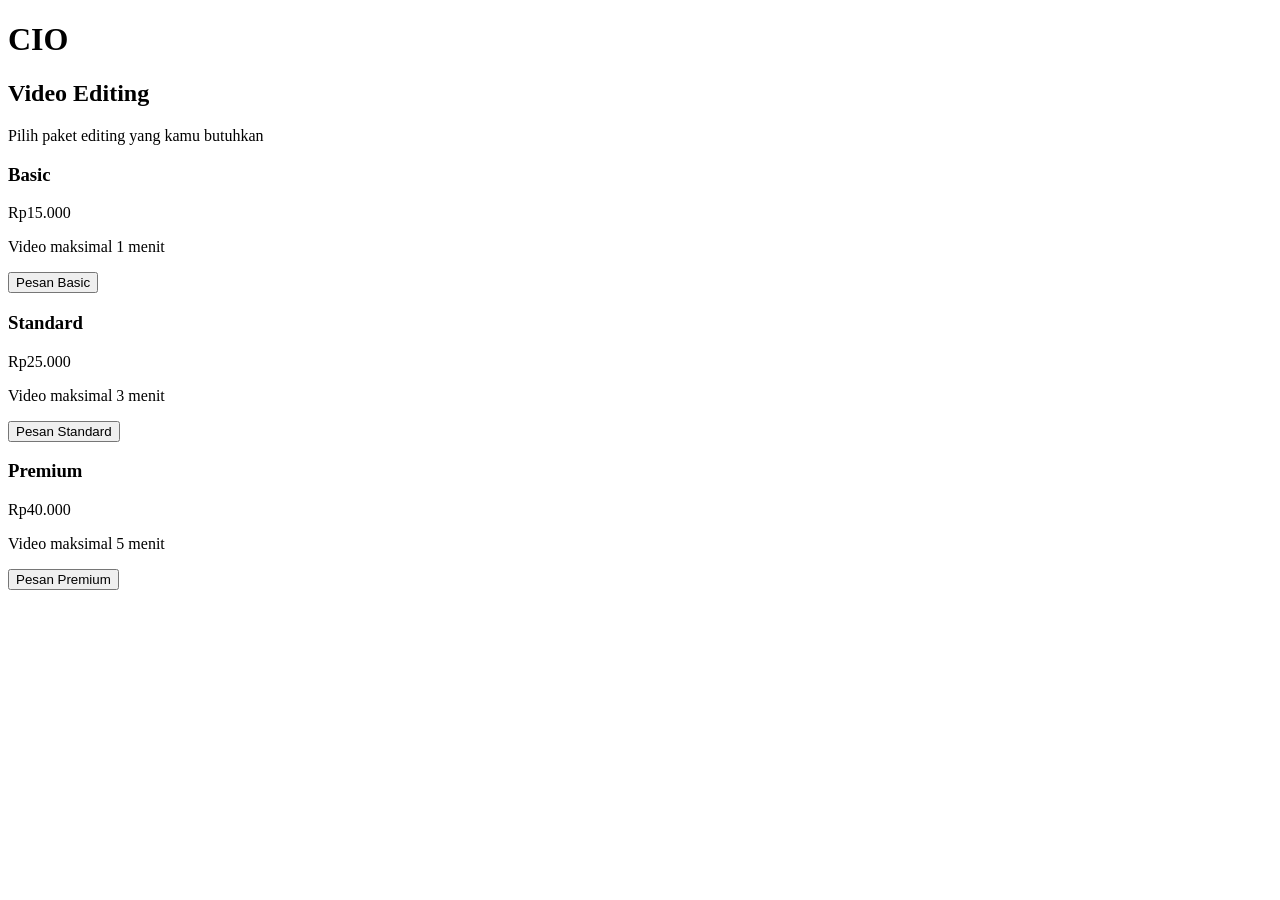
<file: video.html>
<!DOCTYPE html>
<html>
<head>
    <title>Video Editing - CIO</title>
</head>

<body>

    <h1>CIO</h1>

    <h2>Video Editing</h2>

    <p>Pilih paket editing yang kamu butuhkan</p>

    <h3>Basic</h3>
<p>Rp15.000</p>

<p>Video maksimal 1 menit</p>

<a href="order.html?paket=basic">
    <button>Pesan Basic</button>
</a>

    <h3>Standard</h3>

<p>Rp25.000</p>

<p>Video maksimal 3 menit</p>

<a href="order.html?paket=standard">
    <button>Pesan Standard</button>
</a>

   <h3>Premium</h3>

<p>Rp40.000</p>

<p>Video maksimal 5 menit</p>

<a href="order.html?paket=premium">
    <button>Pesan Premium</button>
</a>

</body>
</html>
</file>
<file: style.css>
/* =========================================================
   CIO — CREATIVE IN ONE
   RESPONSIVE FINAL STYLE
   NAVY + GOLD
========================================================= */

* {
    box-sizing: border-box;
    margin: 0;
    padding: 0;
}

html {
    scroll-behavior: smooth;
    width: 100%;
    overflow-x: hidden;
}

body {
    width: 100%;
    min-height: 100vh;
    margin: 0;
    padding: 0;

    font-family: Arial, Helvetica, sans-serif;

    background: #061a32;
    color: #f5f1e8;

    overflow-x: hidden;
}

a {
    color: inherit;
}

img {
    max-width: 100%;
    height: auto;
}


/* =========================================================
   PAGE
========================================================= */

.page {
    position: relative;

    width: 100%;
    min-height: 100vh;

    overflow: hidden;

    background:
        radial-gradient(
            circle at 10% 10%,
            rgba(212, 175, 55, .10),
            transparent 25%
        ),
        radial-gradient(
            circle at 90% 90%,
            rgba(212, 175, 55, .08),
            transparent 25%
        ),
        #061a32;
}


/* =========================================================
   HEADER
========================================================= */

.header {
    position: relative;
    z-index: 10;

    display: flex;
    justify-content: center;
    align-items: center;

    width: 100%;

    padding: 28px 20px 8px;
}

.logo {
    display: block;

    width: 82px;
    height: 82px;

    object-fit: contain;

    border-radius: 50%;
}


/* =========================================================
   ORNAMEN
========================================================= */

.home-orb,
.package-orb,
.pickup-orb {
    position: absolute;

    width: 240px;
    height: 240px;

    border: 1px solid rgba(212, 175, 55, .13);
    border-radius: 50%;

    pointer-events: none;
}

.home-orb-one,
.package-orb-one,
.pickup-orb-one {
    top: -130px;
    left: -120px;
}

.home-orb-two,
.package-orb-two,
.pickup-orb-two {
    right: -130px;
    bottom: -130px;
}

.home-star,
.package-star,
.pickup-star {
    position: absolute;

    z-index: 1;

    color: #d4af37;
    opacity: .55;

    pointer-events: none;
}

.home-star-one,
.package-star-one,
.pickup-star-one {
    top: 190px;
    left: 8%;

    font-size: 22px;
}

.home-star-two,
.package-star-two,
.pickup-star-two {
    top: 360px;
    right: 8%;

    font-size: 17px;
}

.home-star-three,
.package-star-three,
.pickup-star-three {
    bottom: 150px;
    left: 13%;

    font-size: 13px;
}


/* =========================================================
   HOME
========================================================= */

.home-container {
    position: relative;
    z-index: 3;

    width: min(92%, 680px);

    margin: 0 auto;

    padding: 15px 0 45px;

    text-align: center;
}


/* =========================================================
   BADGE
========================================================= */

.home-badge,
.package-badge,
.pickup-badge {
    display: flex;

    align-items: center;
    justify-content: center;

    gap: 9px;

    width: fit-content;
    max-width: 100%;

    margin: 0 auto;

    padding: 8px 16px;

    border: 1px solid rgba(212, 175, 55, .45);
    border-radius: 50px;

    color: #d4af37;

    font-size: 9px;
    letter-spacing: 2px;

    white-space: nowrap;
}


/* =========================================================
   WELCOME
========================================================= */

.welcome {
    margin-top: 27px;
}

.welcome-small {
    color: #9aa7b8;

    font-size: 11px;
    letter-spacing: 4px;

    font-weight: 600;
}

.welcome h1 {
    margin-top: 7px;

    color: #d4af37;

    font-size: clamp(48px, 10vw, 82px);

    line-height: .95;
    letter-spacing: 2px;
}

.welcome h2 {
    margin-top: 8px;

    color: #f5f1e8;

    font-size: clamp(20px, 4vw, 28px);

    font-weight: 600;
}

.welcome-description {
    width: min(100%, 470px);

    margin: 16px auto 0;

    color: #aeb9c8;

    font-size: 13px;

    line-height: 1.8;
}

.welcome-description strong {
    color: #d4af37;

    font-weight: 600;
}


/* =========================================================
   HOME BUTTONS
========================================================= */

.home-buttons {
    display: flex;

    flex-direction: column;
    align-items: center;

    gap: 12px;

    width: 100%;
    max-width: 430px;

    margin: 30px auto 0;
}

.main-button {
    display: grid;

    grid-template-columns: 42px minmax(0, 1fr) 28px;

    align-items: center;

    gap: 12px;

    width: 100%;

    min-height: 70px;

    padding: 12px 15px;

    border: 1px solid rgba(212, 175, 55, .35);
    border-radius: 15px;

    background:
        linear-gradient(
            145deg,
            #0d2b4d,
            #081d36
        );

    color: #f5f1e8;

    text-decoration: none;

    text-align: left;

    box-shadow:
        0 10px 28px rgba(0, 0, 0, .20);

    transition:
        transform .25s ease,
        border-color .25s ease,
        background .25s ease;
}

.main-button:hover {
    transform: translateY(-3px);

    border-color: #d4af37;

    background:
        linear-gradient(
            145deg,
            #103558,
            #0a2340
        );
}

.button-icon {
    display: flex;

    align-items: center;
    justify-content: center;

    width: 42px;
    height: 42px;

    border-radius: 11px;

    background: #071a32;

    border: 1px solid rgba(212, 175, 55, .30);

    color: #d4af37;

    font-size: 19px;

    text-align: center;
}

.button-text {
    display: flex;

    flex-direction: column;

    min-width: 0;
}

.button-text strong {
    color: #f5f1e8;

    font-size: 14px;
}

.button-text small {
    margin-top: 4px;

    color: #8997a9;

    font-size: 10px;

    line-height: 1.4;
}

.button-arrow {
    color: #d4af37;

    font-size: 22px;

    text-align: right;
}


/* =========================================================
   SERVICES
========================================================= */

.home-services {
    width: min(100%, 500px);

    margin: 32px auto 0;
}

.home-services-title {
    display: flex;

    align-items: center;

    gap: 10px;

    margin-bottom: 13px;
}

.home-services-title span {
    flex: 1;

    height: 1px;

    background: rgba(212, 175, 55, .20);
}

.home-services-title p {
    color: #718095;

    font-size: 9px;
    letter-spacing: 2px;

    white-space: nowrap;
}

.home-info {
    display: grid;

    grid-template-columns: repeat(4, 1fr);

    gap: 10px;

    width: 100%;
}

.info-item {
    display: flex;

    flex-direction: column;

    align-items: center;
    justify-content: center;

    gap: 8px;

    min-height: 85px;

    padding: 10px 6px;

    border: 1px solid rgba(212, 175, 55, .18);
    border-radius: 13px;

    background: rgba(8, 29, 54, .70);
}

.info-icon {
    display: flex;

    align-items: center;
    justify-content: center;

    width: 38px;
    height: 38px;

    border-radius: 10px;

    background: #0d2b4d;

    border: 1px solid rgba(212, 175, 55, .15);

    font-size: 18px;
}

.info-item span {
    color: #b8c1ce;

    font-size: 10px;

    text-align: center;
}


/* =========================================================
   SERVICE PAGE
========================================================= */

.service-container {
    position: relative;
    z-index: 3;

    width: min(92%, 850px);

    margin: 0 auto;

    padding: 15px 0 50px;
}

.service-title {
    margin: 22px auto 30px;

    text-align: center;
}

.service-title h1 {
    color: #f5f1e8;

    font-size: clamp(28px, 5vw, 36px);
}

.service-title h1 span {
    color: #d4af37;
}

.service-title p {
    margin-top: 8px;

    color: #9aa7b8;

    font-size: 13px;
}

.service-grid {
    display: grid;

    grid-template-columns: repeat(2, minmax(0, 1fr));

    gap: 16px;

    width: 100%;
}

.service-card {
    position: relative;

    display: flex;

    align-items: center;

    gap: 15px;

    min-width: 0;
    min-height: 145px;

    padding: 20px;

    border: 1px solid rgba(212, 175, 55, .28);
    border-radius: 17px;

    background:
        linear-gradient(
            145deg,
            #0d2b4d,
            #081d36
        );

    text-decoration: none;

    box-shadow:
        0 12px 30px rgba(0, 0, 0, .20);

    transition: .25s ease;
}

.service-card:hover {
    transform: translateY(-4px);

    border-color: #d4af37;
}

.service-icon {
    display: flex;

    align-items: center;
    justify-content: center;

    flex-shrink: 0;

    width: 62px;
    height: 62px;

    border-radius: 15px;

    background: #071a32;

    border: 1px solid rgba(212, 175, 55, .35);

    font-size: 29px;
}

.service-content {
    flex: 1;

    min-width: 0;
}

.service-label {
    display: block;

    margin-bottom: 5px;

    color: #d4af37;

    font-size: 9px;
    letter-spacing: 1.5px;
}

.service-card h2 {
    color: #f5f1e8;

    font-size: 18px;

    overflow-wrap: anywhere;
}

.service-card p {
    margin-top: 5px;

    color: #8997a9;

    font-size: 11px;

    line-height: 1.5;

    overflow-wrap: anywhere;
}

.service-arrow {
    flex-shrink: 0;

    color: #d4af37;

    font-size: 22px;
}


/* =========================================================
   DETAIL / ORDER
========================================================= */

.detail-container {
    position: relative;
    z-index: 3;

    width: min(92%, 650px);

    margin: 0 auto;

    padding: 15px 0 50px;
}

.detail-title {
    margin: 20px auto 25px;

    text-align: center;
}

.detail-title h1 {
    color: #d4af37;

    font-size: clamp(26px, 5vw, 32px);
}

.detail-title p {
    margin-top: 7px;

    color: #9aa7b8;

    font-size: 13px;
}

.detail-card {
    width: 100%;

    padding: 25px;

    border: 1px solid rgba(212, 175, 55, .3);
    border-radius: 18px;

    background:
        linear-gradient(
            145deg,
            #0d2b4d,
            #081d36
        );

    box-shadow:
        0 15px 35px rgba(0, 0, 0, .25);
}

.form-group {
    margin-bottom: 17px;
}

.form-group label {
    display: block;

    margin-bottom: 7px;

    color: #d4af37;

    font-size: 11px;

    font-weight: 700;
}

.form-group input,
.form-group textarea,
.form-group select {
    display: block;

    width: 100%;
    max-width: 100%;

    padding: 12px 13px;

    border: 1px solid rgba(212, 175, 55, .22);
    border-radius: 9px;

    outline: none;

    background: #071a32;

    color: #f5f1e8;

    font-family: inherit;

    font-size: 12px;
}

.form-group textarea {
    min-height: 110px;

    resize: vertical;
}

.form-group input:focus,
.form-group textarea:focus,
.form-group select:focus {
    border-color: #d4af37;
}

.whatsapp-button {
    display: flex;

    align-items: center;
    justify-content: center;

    width: 100%;

    margin-top: 10px;

    padding: 14px;

    border: none;
    border-radius: 10px;

    background: #d4af37;

    color: #071a32;

    font-size: 13px;

    font-weight: 700;

    text-decoration: none;

    cursor: pointer;

    transition: .25s ease;
}

.whatsapp-button:hover {
    background: #e4c65a;

    transform: translateY(-2px);
}


/* =========================================================
   AMBIL PESANAN
========================================================= */

.pickup-container {
    position: relative;
    z-index: 3;

    width: min(92%, 650px);

    margin: 0 auto;

    padding: 15px 0 45px;
}

.pickup-title {
    margin: 20px auto 28px;

    text-align: center;
}

.pickup-title p {
    margin-bottom: 5px;

    color: #9aa7b8;

    font-size: 12px;
}

.pickup-title h1 {
    color: #d4af37;

    font-size: clamp(26px, 5vw, 32px);
}

.pickup-title span {
    display: block;

    margin-top: 8px;

    color: #b4becb;

    font-size: 13px;

    line-height: 1.5;
}

.pickup-card {
    width: 100%;

    padding: 28px 25px;

    border: 1px solid rgba(212, 175, 55, .4);
    border-radius: 18px;

    background:
        linear-gradient(
            145deg,
            #0d2b4d,
            #081d36
        );

    box-shadow:
        0 14px 35px rgba(0, 0, 0, .28);

    text-align: center;
}

.pickup-icon {
    display: flex;

    align-items: center;
    justify-content: center;

    width: 65px;
    height: 65px;

    margin: 0 auto 18px;

    border: 1px solid rgba(212, 175, 55, .5);
    border-radius: 17px;

    background: #071a32;

    font-size: 30px;
}

.pickup-card h2 {
    color: #f8f3e8;

    font-size: 20px;
}

.pickup-card > p {
    width: 100%;
    max-width: 470px;

    margin: 9px auto 25px;

    color: #aeb9c8;

    font-size: 12px;

    line-height: 1.7;
}

.pickup-steps {
    display: flex;

    flex-direction: column;

    gap: 12px;

    text-align: left;
}

.pickup-step {
    display: flex;

    align-items: center;

    gap: 13px;

    min-width: 0;

    padding: 13px;

    border: 1px solid rgba(255, 255, 255, .07);
    border-radius: 11px;

    background: rgba(4, 17, 33, .45);
}

.step-number {
    display: flex;

    align-items: center;
    justify-content: center;

    flex-shrink: 0;

    width: 38px;
    height: 38px;

    border-radius: 10px;

    background: #d4af37;

    color: #071a32;

    font-size: 10px;

    font-weight: 700;
}

.pickup-step strong {
    display: block;

    margin-bottom: 3px;

    color: #f4efe5;

    font-size: 12px;
}

.pickup-step span {
    display: block;

    color: #8997a9;

    font-size: 10px;

    line-height: 1.4;
}

.pickup-wa {
    display: flex;

    align-items: center;

    gap: 12px;

    min-width: 0;

    margin-top: 18px;

    padding: 15px;

    border: 1px solid rgba(212, 175, 55, .22);
    border-radius: 12px;

    background: rgba(212, 175, 55, .05);

    text-align: left;
}

.pickup-wa-icon {
    display: flex;

    align-items: center;
    justify-content: center;

    flex-shrink: 0;

    width: 40px;
    height: 40px;

    border-radius: 10px;

    background: #d4af37;

    font-size: 19px;
}

.pickup-wa strong {
    display: block;

    margin-bottom: 3px;

    color: #f4efe5;

    font-size: 12px;
}

.pickup-wa span {
    display: block;

    color: #8997a9;

    font-size: 10px;

    line-height: 1.5;

    overflow-wrap: anywhere;
}

.pickup-button {
    display: flex;

    align-items: center;
    justify-content: space-between;

    width: 100%;

    margin-top: 20px;

    padding: 14px 17px;

    border-radius: 10px;

    background: #d4af37;

    color: #071a32;

    font-size: 13px;

    font-weight: 700;

    text-decoration: none;

    transition: .25s ease;
}

.pickup-button:hover {
    transform: translateY(-2px);

    background: #e4c65a;
}

.pickup-back,
.package-back {
    display: block;

    width: fit-content;
    max-width: 100%;

    margin: 22px auto 0;

    color: #d4af37;

    font-size: 12px;

    text-decoration: none;

    overflow-wrap: anywhere;
}


/* =========================================================
   PACKAGE PAGE
========================================================= */

.package-page {
    position: relative;

    width: 100%;
    max-width: 100%;

    min-height: 100vh;

    overflow-x: hidden;
}

.package-container {
    position: relative;
    z-index: 3;

    width: min(92%, 1100px);

    margin: 0 auto;

    padding: 15px 0 50px;
}

.package-title {
    width: 100%;

    margin: 20px auto 30px;

    text-align: center;
}

.package-title h1 {
    color: #f5f1e8;

    font-size: clamp(30px, 5vw, 40px);

    line-height: 1.15;
}

.package-title h1 span {
    color: #d4af37;
}

.package-title p {
    margin-top: 8px;

    color: #9aa7b8;

    font-size: 13px;

    line-height: 1.6;
}

.package-grid {
    display: grid;

    grid-template-columns: repeat(2, minmax(0, 1fr));

    gap: 16px;

    width: 100%;
}

.package-card {
    width: 100%;
    min-width: 0;

    padding: 25px;

    border: 1px solid rgba(212, 175, 55, .28);
    border-radius: 17px;

    background:
        linear-gradient(
            145deg,
            #0d2b4d,
            #081d36
        );

    box-shadow:
        0 12px 30px rgba(0, 0, 0, .20);

    overflow: hidden;
}

.package-card h2 {
    color: #f5f1e8;

    font-size: 22px;

    line-height: 1.2;

    overflow-wrap: anywhere;
}

.package-card p {
    margin-top: 8px;

    color: #8997a9;

    font-size: 12px;

    line-height: 1.6;

    overflow-wrap: anywhere;
}

.package-label {
    display: block;

    margin-bottom: 6px;

    color: #d4af37;

    font-size: 9px;

    letter-spacing: 1.5px;
}

.package-price {
    margin-top: 15px;

    color: #d4af37;

    font-size: 25px;

    font-weight: 700;
}

.package-select {
    display: block;

    width: 100%;
    max-width: 100%;

    margin-top: 15px;

    padding: 11px 12px;

    border: 1px solid rgba(212, 175, 55, .25);
    border-radius: 9px;

    background: #071a32;

    color: #f5f1e8;

    font-family: inherit;

    font-size: 12px;

    outline: none;
}

.package-select:focus {
    border-color: #d4af37;
}

.package-card * {
    max-width: 100%;

    box-sizing: border-box;
}


/* =========================================================
   FOOTER
========================================================= */

footer {
    position: relative;
    z-index: 5;

    width: 100%;

    padding: 18px 20px 25px;

    text-align: center;

    color: #718095;

    font-size: 10px;

    line-height: 1.7;
}

footer span {
    margin: 0 4px;

    color: #d4af37;
}


/* =========================================================
   TABLET
========================================================= */

@media (max-width: 800px) {

    .home-container {
        width: 90%;
    }

    .service-container {
        width: 90%;
    }

    .service-grid {
        grid-template-columns: 1fr 1fr;
    }

    .service-card {
        min-height: 135px;

        padding: 17px;
    }

    .package-container {
        width: 92%;
    }

    .package-grid {
        grid-template-columns: 1fr 1fr;
    }
}


/* =========================================================
   MOBILE
========================================================= */

@media (max-width: 600px) {

    /* HEADER */

    .header {
        padding: 20px 15px 6px;
    }

    .logo {
        width: 70px;
        height: 70px;
    }


    /* HOME */

    .home-container {
        width: 90%;

        padding-top: 10px;
        padding-bottom: 35px;
    }

    .home-badge {
        max-width: 95%;

        padding: 7px 13px;

        font-size: 8px;

        letter-spacing: 1.5px;
    }

    .welcome {
        margin-top: 22px;
    }

    .welcome-small {
        font-size: 9px;

        letter-spacing: 3px;
    }

    .welcome h1 {
        font-size: 48px;

        letter-spacing: 1px;
    }

    .welcome h2 {
        font-size: 20px;
    }

    .welcome-description {
        width: 100%;

        font-size: 12px;

        line-height: 1.7;
    }


    /* BUTTON */

    .home-buttons {
        width: 100%;

        margin-top: 25px;

        gap: 10px;
    }

    .main-button {
        width: 100%;

        min-height: 62px;

        grid-template-columns: 40px minmax(0, 1fr) 24px;

        gap: 10px;

        padding: 10px 12px;

        border-radius: 13px;
    }

    .button-icon {
        width: 40px;
        height: 40px;

        font-size: 17px;
    }

    .button-text strong {
        font-size: 13px;
    }

    .button-text small {
        font-size: 9px;
    }

    .button-arrow {
        font-size: 19px;
    }


    /* SERVICES */

    .home-services {
        width: 100%;

        margin-top: 27px;
    }

    .home-info {
        grid-template-columns: repeat(2, minmax(0, 1fr));

        gap: 9px;
    }

    .info-item {
        min-height: 70px;

        flex-direction: row;

        justify-content: flex-start;

        padding: 9px 10px;

        gap: 9px;
    }

    .info-icon {
        flex-shrink: 0;

        width: 34px;
        height: 34px;

        font-size: 16px;
    }

    .info-item span {
        font-size: 9px;

        text-align: left;
    }


    /* SERVICE PAGE */

    .service-container {
        width: 90%;

        padding-top: 10px;
    }

    .service-title {
        margin: 18px auto 22px;
    }

    .service-title h1 {
        font-size: 28px;
    }

    .service-title p {
        font-size: 12px;
    }

    .service-grid {
        grid-template-columns: 1fr;

        gap: 11px;
    }

    .service-card {
        width: 100%;

        min-height: 105px;

        padding: 14px;

        gap: 12px;

        border-radius: 14px;
    }

    .service-icon {
        width: 50px;
        height: 50px;

        border-radius: 12px;

        font-size: 23px;
    }

    .service-label {
        font-size: 8px;
    }

    .service-card h2 {
        font-size: 16px;
    }

    .service-card p {
        font-size: 10px;
    }

    .service-arrow {
        font-size: 19px;
    }


    /* DETAIL */

    .detail-container {
        width: 90%;

        padding-top: 10px;
    }

    .detail-title {
        margin: 18px auto 22px;
    }

    .detail-title h1 {
        font-size: 27px;
    }

    .detail-title p {
        font-size: 12px;
    }

    .detail-card {
        padding: 20px 15px;

        border-radius: 15px;
    }


    /* PICKUP */

    .pickup-container {
        width: 90%;

        padding-top: 10px;
    }

    .pickup-title {
        margin: 18px auto 22px;
    }

    .pickup-title h1 {
        font-size: 27px;
    }

    .pickup-title span {
        font-size: 12px;
    }

    .pickup-card {
        padding: 22px 15px;

        border-radius: 15px;
    }

    .pickup-card h2 {
        font-size: 19px;
    }

    .pickup-card > p {
        font-size: 11px;
    }

    .pickup-step {
        gap: 10px;

        padding: 11px;
    }

    .step-number {
        width: 35px;
        height: 35px;
    }


    /* PACKAGE */

    .package-container {
        width: 100%;

        margin: 0;

        padding: 15px 16px 40px;
    }

    .package-title {
        margin: 18px auto 24px;
    }

    .package-title h1 {
        font-size: 30px;

        line-height: 1.15;

        overflow-wrap: anywhere;
    }

    .package-title p {
        font-size: 12px;

        line-height: 1.6;
    }

    .package-grid {
        grid-template-columns: 1fr;

        gap: 13px;
    }

    .package-card {
        width: 100%;
        min-width: 0;

        padding: 20px;

        border-radius: 15px;
    }

    .package-card h2 {
        font-size: 21px;

        line-height: 1.2;
    }

    .package-card p {
        font-size: 12px;

        line-height: 1.55;
    }

    .package-price {
        font-size: 23px;
    }

    .package-select {
        width: 100%;
    }


    /* FOOTER */

    footer {
        padding: 15px 15px 22px;

        font-size: 9px;

        line-height: 1.6;
    }
}


/* =========================================================
   HP KECIL
========================================================= */

@media (max-width: 380px) {

    .header {
        padding-top: 16px;
    }

    .logo {
        width: 62px;
        height: 62px;
    }

    .home-container {
        width: 92%;
    }

    .home-badge {
        font-size: 7px;

        padding: 6px 11px;
    }

    .welcome {
        margin-top: 19px;
    }

    .welcome h1 {
        font-size: 42px;
    }

    .welcome h2 {
        font-size: 18px;
    }

    .welcome-description {
        font-size: 11px;
    }

    .main-button {
        min-height: 58px;

        padding: 9px 10px;
    }

    .button-icon {
        width: 36px;
        height: 36px;

        font-size: 15px;
    }

    .button-text strong {
        font-size: 12px;
    }

    .button-text small {
        font-size: 8px;
    }

    .button-arrow {
        font-size: 17px;
    }

    .info-item {
        padding: 8px;
    }

    .info-icon {
        width: 32px;
        height: 32px;

        font-size: 15px;
    }

    .info-item span {
        font-size: 8px;
    }

    .package-container {
        padding-left: 12px;
        padding-right: 12px;
    }

    .package-card {
        padding: 16px;
    }

    .package-card h2 {
        font-size: 20px;
    }

    .package-card p {
        font-size: 11px;
    }

    .package-price {
        font-size: 21px;
    }
}


/* =========================================================
   DESKTOP BESAR
========================================================= */

@media (min-width: 1200px) {

    .header {
        padding-top: 35px;
    }

    .logo {
        width: 90px;
        height: 90px;
    }

    .home-container {
        padding-top: 20px;
    }

    .home-buttons {
        max-width: 450px;
    }

    .home-services {
        width: 520px;
    }
}


/* =========================================================
   TOUCH DEVICE
   Supaya hover tidak bikin layout aneh di HP
========================================================= */

@media (hover: none) {

    .main-button:hover,
    .service-card:hover,
    .whatsapp-button:hover,
    .pickup-button:hover {
        transform: none;
    }
}
</file>
